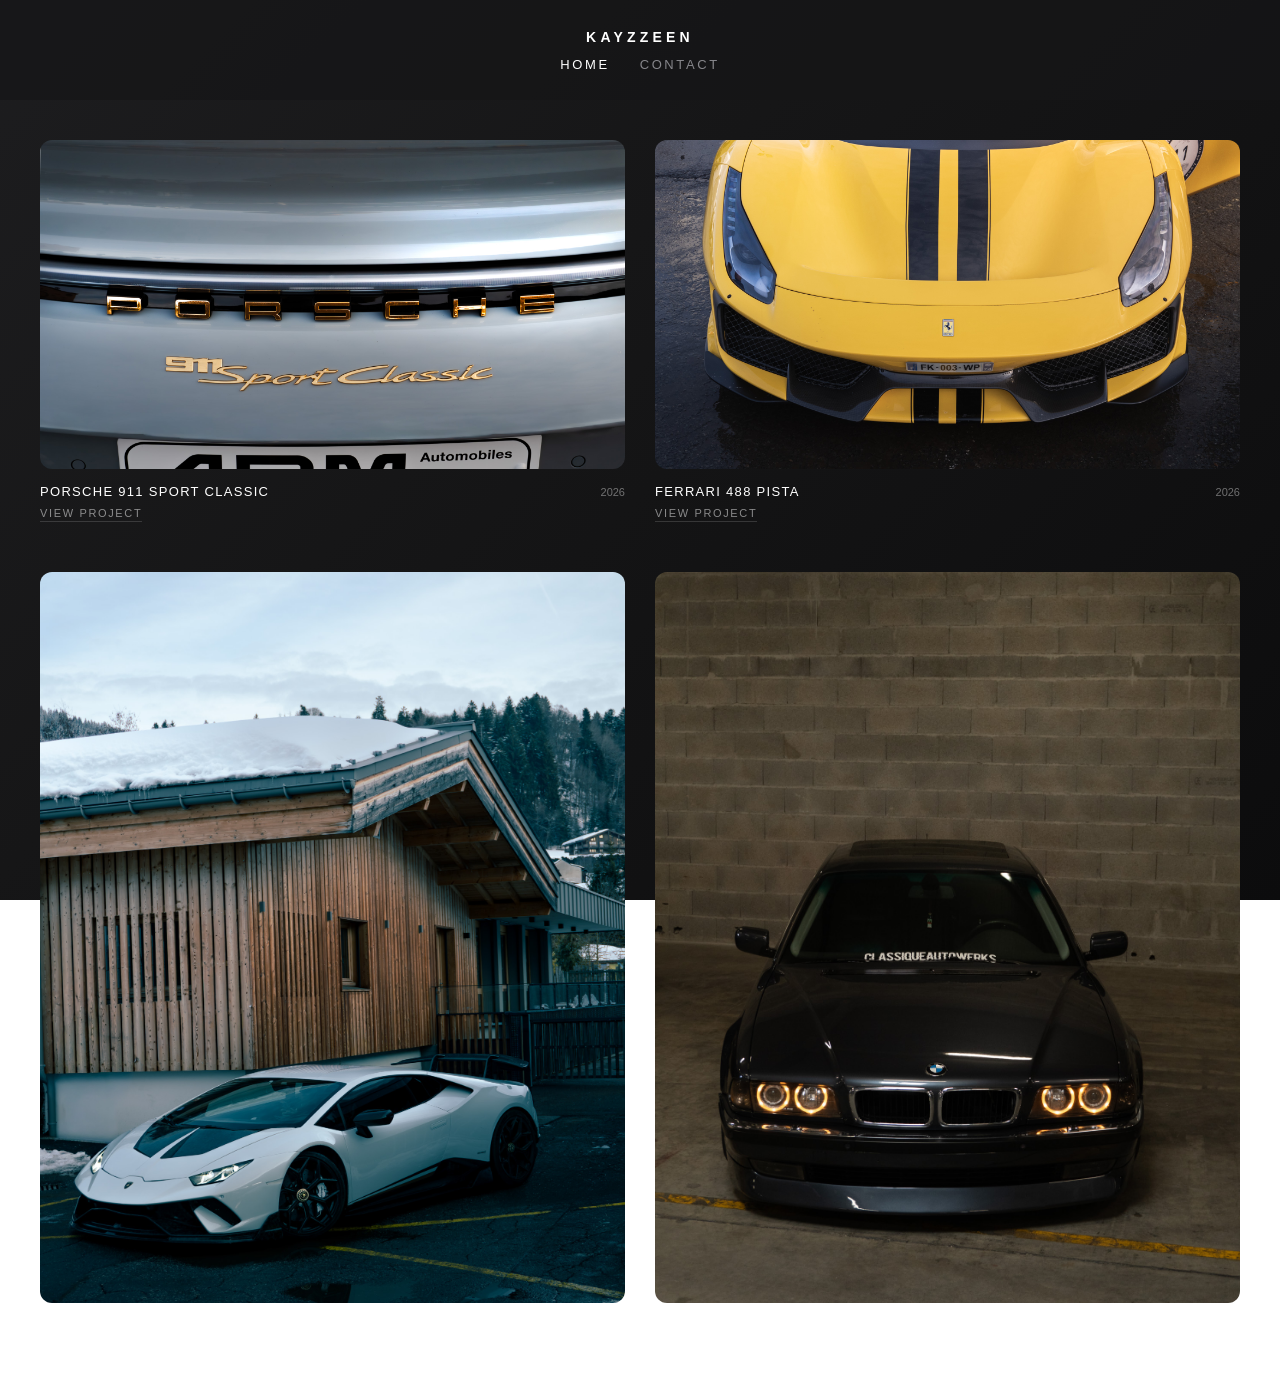
<file: index.html>
<!DOCTYPE html>
<html lang="ru">
<head>
    <meta charset="UTF-8">
    <meta name="viewport" content="width=device-width, initial-scale=1.0">
    <title>Home</title>
    <link rel="stylesheet" href="css/style.css">
    <link rel="stylesheet" href="css/HomeCard.css"> 
    <link rel="stylesheet" href="css/apple-animations.css">
</head>
<body class="apple-fade-in">

    <nav class="top-bar apple-fade-up">
        <a href="index.html" class="logo">kayzzeen</a>
        <div class="nav-links">
            <a href="index.html" class="nav-item active">Home</a>
            <a href="contact.html" class="nav-item">Contact</a>
        </div>
    </nav>

<main class="main-content">
<div class="works-container">
            
            <a href="page4.html" class="work-card">
                <div class="card-image-wrapper wide-card">
                <img src="image/IMG_20.jpg" alt="Porsche 911 Sport Classic">
                </div>
                <div class="card-meta">
                <h3 class="card-title">Porsche 911 Sport Classic</h3>
                <span class="card-year">2026</span>
                <span class="apple-btn">View Project</span>
                </div>
            </a>

            <a href="page5.html" class="work-card">
                <div class="card-image-wrapper wide-card">
                <img src="image/IMG_15.jpg" alt="ferrari 488 pista">
                </div>
                <div class="card-meta">
                <h3 class="card-title">Ferrari 488 Pista</h3>
                <span class="card-year">2026</span>
                <span class="apple-btn">View Project</span>
                </div>
            </a>

            <a href="page2.html" class="work-card">
                <div class="card-image-wrapper">
                <img src="image/IMG_5.jpg" alt="Lamborghini Huracan">
                </div>
                <div class="card-meta">
                <h3 class="card-title">Lamborghini Huracan</h3>
                <span class="card-year">2026</span>
                <span class="apple-btn">View Project</span>
                </div>
            </a>


            <a href="page1.html" class="work-card">
                <div class="card-image-wrapper">
                <img src="image/IMG_12.jpg" alt="BMW E38 Cinematic">
                </div>
                <div class="card-meta">
                <h3 class="card-title">BMW E38</h3>
                <span class="card-year">2026</span>
                <span class="apple-btn">View Project</span>
                </div>
            </a>
            
</div>    
</main>

</body>
</html>
</file>
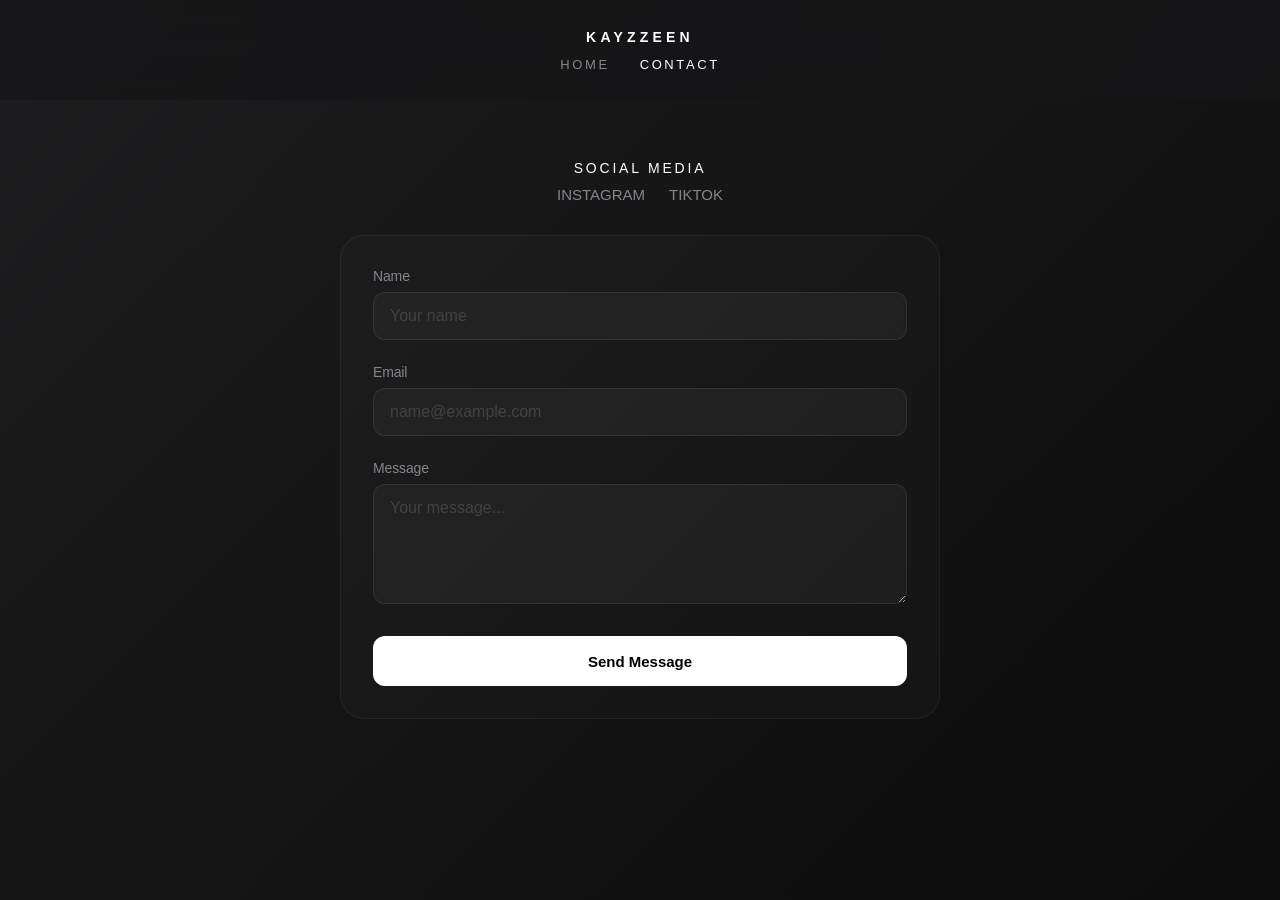
<file: contact.html>
<!DOCTYPE html>
<html lang="en">
<head>
    <meta charset="UTF-8">
    <meta name="viewport" content="width=device-width, initial-scale=1.0">
    <title>CONTACT</title>
    <link rel="stylesheet" href="css/style.css">
    <link rel="stylesheet" href="css/apple-animations.css">
    <link rel="stylesheet" href="css/contact.css">
</head>
<body class="apple-fade-in">
    
    <nav class="top-bar apple-fade-up">
        <a href="index.html" class="logo">kayzzeen</a>
        <div class="nav-links">
            <a href="index.html" class="nav-item">Home</a>
            <a href="contact.html" class="nav-item active">Contact</a>
        </div>
    </nav>

    <main class="contact-page">
        <div class="contact-header">
            <h1 class="social-h1">Social Media</h1>
            <div class="social-links-row">
                <a href="https://www.instagram.com/kayzzeen?igsh=MW12YnJleno3MDAwdg%3D%3D&utm_source=qr" target="_blank" class="social-link-item">Instagram</a>
                <a href="https://www.tiktok.com/@kayzen.spott" target="_blank" class="social-link-item">TikTok</a>
            </div>
        </div>

        <form action="https://formspree.io/f/mlgkrenj" method="POST" class="contact-form">
            <div class="form-group">
                <label for="name">Name</label>
                <input type="text" id="name" name="name" placeholder="Your name" required>
            </div>

            <div class="form-group">
                <label for="email">Email</label>
                <input type="email" id="email" name="_replyto" placeholder="name@example.com" required>
            </div>

            <div class="form-group">
                <label for="message">Message</label>
                <textarea id="message" name="message" rows="5" placeholder="Your message..." required></textarea>
            </div>

            <button type="submit" class="form-submit-btn">Send Message</button>
        </form>
    </main>
    
</body>
</html>
</file>
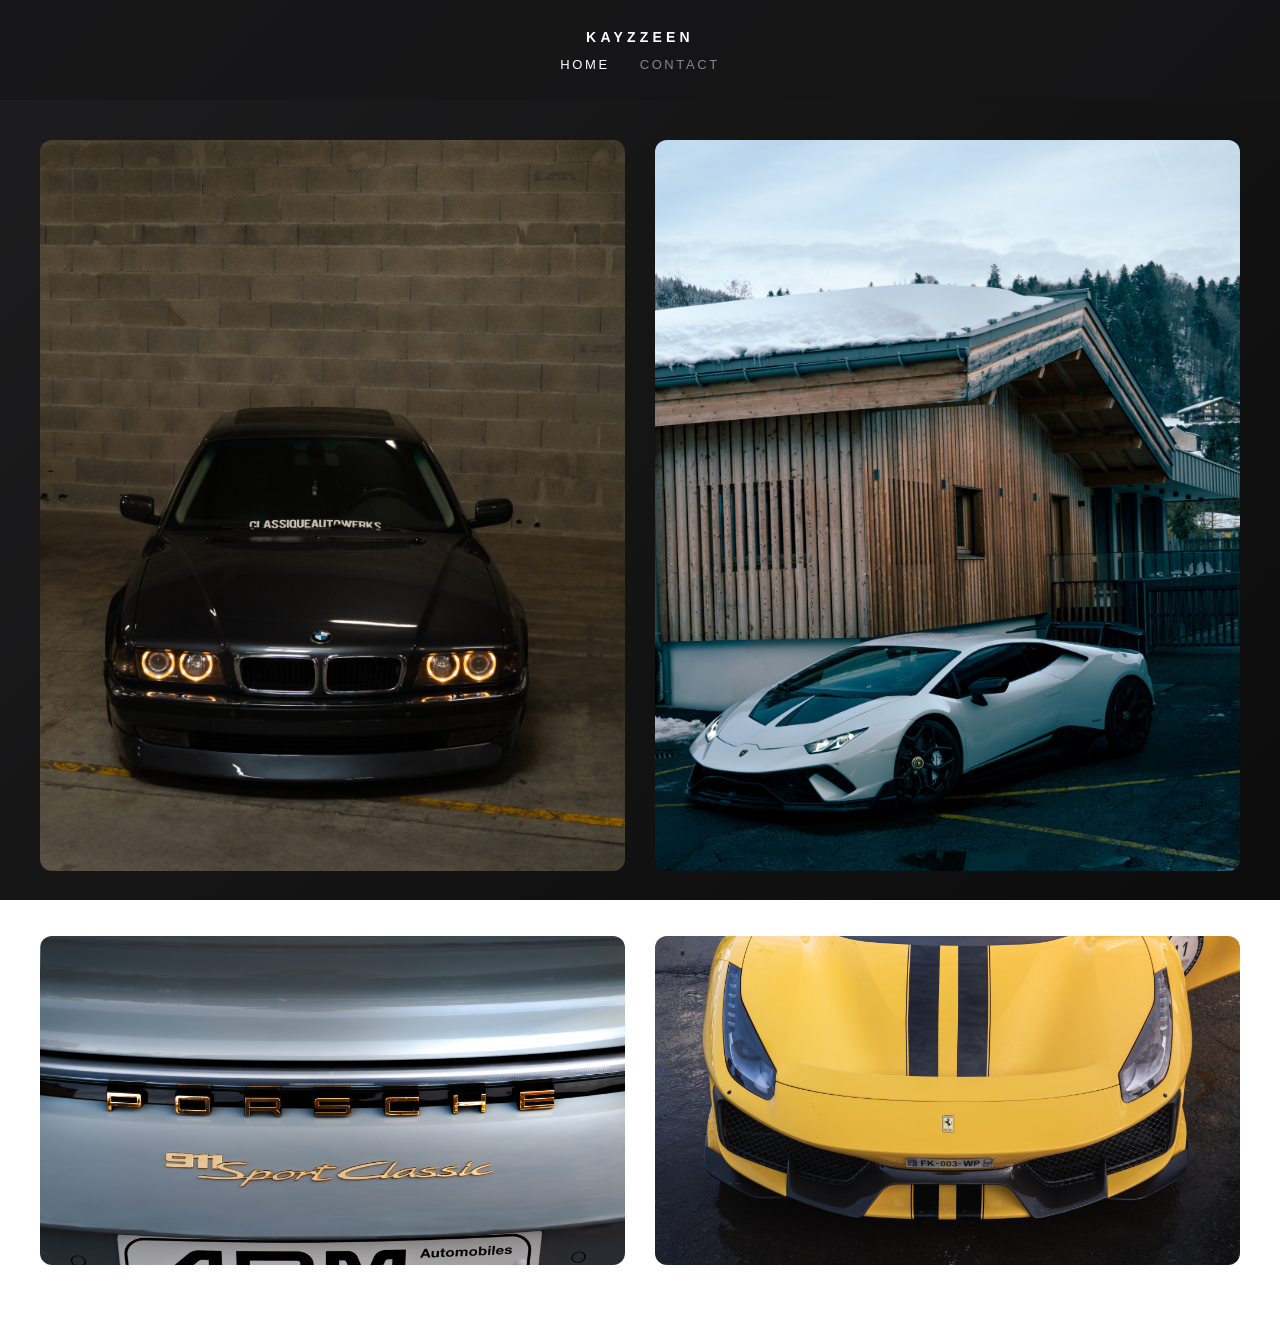
<file: home.html>
<!DOCTYPE html>
<html lang="ru">
<head>
    <meta charset="UTF-8">
    <meta name="viewport" content="width=device-width, initial-scale=1.0">
    <title>Home</title>
    <link rel="stylesheet" href="css/style.css">
    <link rel="stylesheet" href="css/HomeCard.css"> 
    <link rel="stylesheet" href="css/apple-animations.css">
</head>
<body class="apple-fade-in">

    <nav class="top-bar apple-fade-up">
        <a href="home.html" class="logo">kayzzeen</a>
        <div class="nav-links">
            <a href="home.html" class="nav-item active">Home</a>
            <a href="contact.html" class="nav-item">Contact</a>
        </div>
    </nav>

    <main class="main-content">
        <div class="works-container">
            
            <a href="page1.html" class="work-card">
                <div class="card-image-wrapper" data-text="BMW E38">
                    <img src="image/IMG_12.jpg" alt="BMW E38 Cinematic">
                </div>
            </a>

            <a href="page2.html" class="work-card">
                <div class="card-image-wrapper" data-text="lamborghini huracan">
                    <img src="image/IMG_5.jpg" alt="Lamborghini Huracan">
                </div>
            </a>


            <a href="page4.html" class="work-card">
                <div class="card-image-wrapper wide-card" data-text="Porsche 911 Sport Classic">
                    <img src="image/IMG_20.jpg" alt="Porsche 911 Sport Classic">
                </div>
            </a>

            <a href="page5.html" class="work-card">
                <div class="card-image-wrapper wide-card" data-text="ferrari">
                    <img src="image/IMG_15.jpg" alt="ferrari">
                </div>
            </a>

        </div>
    </main>

<script>
        
        if ('ontouchstart' in window || navigator.maxTouchPoints > 0) {
            const cards = document.querySelectorAll('.work-card');
            
            cards.forEach(card => {
                card.addEventListener('click', function(e) {
                    if (!this.classList.contains('hover-active')) {
                        e.preventDefault();
                        cards.forEach(c => c.classList.remove('hover-active'));
                        this.classList.add('hover-active'); 
                    }
                });
            });
        }
    </script>


</body>
</html>
</file>
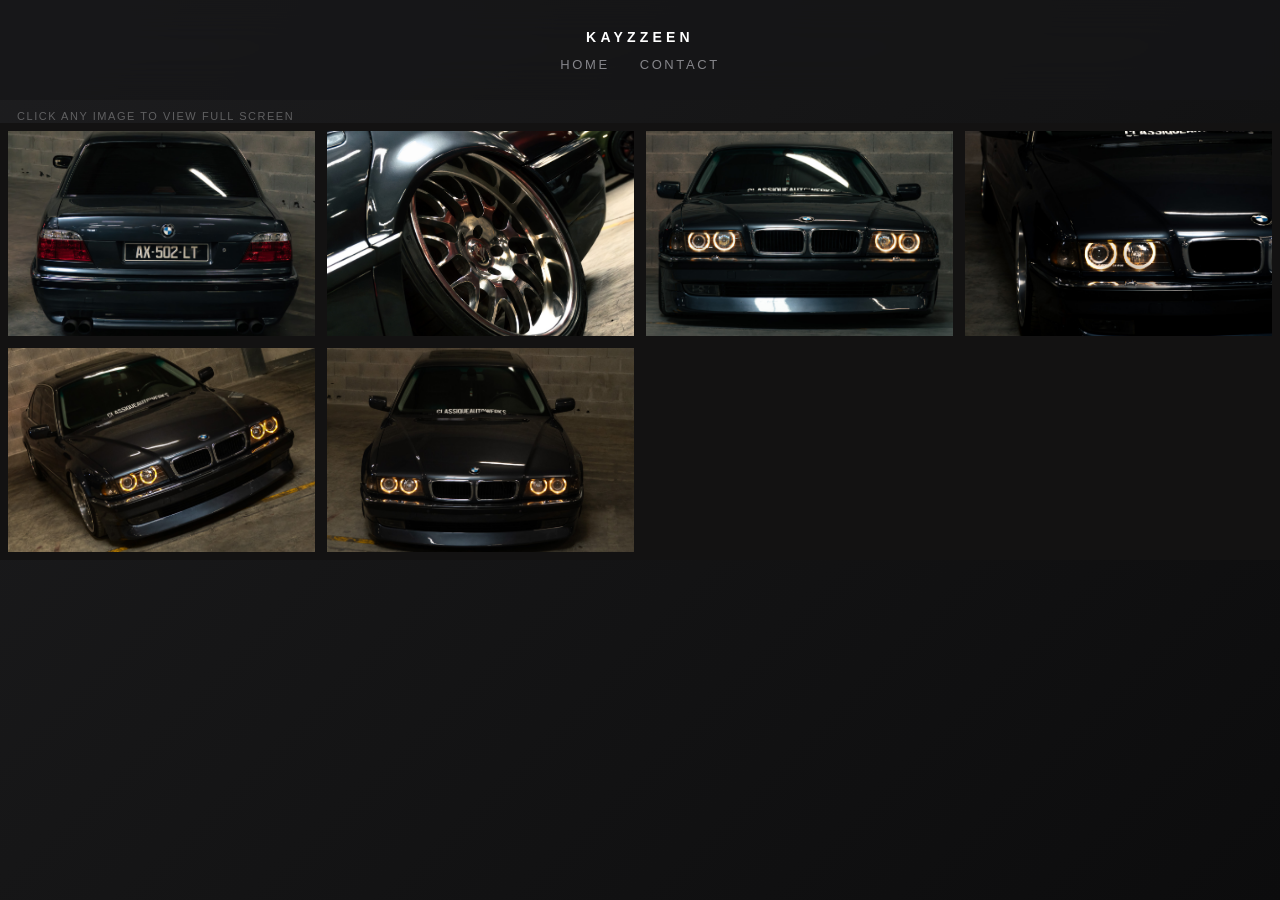
<file: page1.html>
<!DOCTYPE html>
<html lang="ru">
<head>
    <meta charset="UTF-8">
    <meta name="viewport" content="width=device-width, initial-scale=1.0">
    <title>BMW E38 | Gallery</title>
    <link rel="stylesheet" href="css/style.css">
    <link rel="stylesheet" href="css/pages.css">
    <link rel="stylesheet" href="css/apple-animations.css">
    <link rel="stylesheet" href="css/animationsoverlay.css">
    <link rel="stylesheet" href="css/buttonpages.css">
</head>
<body class="apple-fade-in">

    <nav class="top-bar apple-fade-up">
        <a href="index.html" class="logo">kayzzeen</a>
        <div class="nav-links">
            <a href="index.html" class="nav-item">Home</a>
            <a href="contact.html" class="nav-item">Contact</a>
        </div>
    </nav>

    <main class="main-pages">
        <div class="gallery-hint">
    Click any image to view full screen
</div>
    </main>
    
    <div class="page-wrapper">
        <main class="project-gallery">
            <a href="#img7" class="gallery-item"><img src="image/IMG_7.jpg" alt="BMW E38" style="object-position: center 65%;"></a>
            <a href="#img8" class="gallery-item"><img src="image/IMG_8.jpg" alt="BMW E38"></a>
            <a href="#img9" class="gallery-item"><img src="image/IMG_9.jpg" alt="BMW E38"></a>
            <a href="#img10" class="gallery-item"><img src="image/IMG_10.jpg" alt="BMW E38"></a>
            <a href="#img11" class="gallery-item"><img src="image/IMG_11.jpg" alt="BMW E38" style="object-position: center 63%;"></a>
            <a href="#img12" class="gallery-item"><img src="image/IMG_12.jpg" alt="BMW E38" style="object-position: center 69%;"></a>
        </main>
    </div>

    <dialog class="fullscreen-overlay apple-fade-in1" id="img7">
        <button class="nav-arrow prev-overlay">&lsaquo;</button>
        <button class="nav-arrow next-overlay">&rsaquo;</button>
        <a href="#" class="overlay-close-area"></a>
        <button class="close-overlay">&times;</button>
        <img src="image/IMG_7.jpg" alt="BMW E38">
    </dialog>
    
    <dialog class="fullscreen-overlay apple-fade-in1" id="img8">
        <button class="nav-arrow prev-overlay">&lsaquo;</button>
        <button class="nav-arrow next-overlay">&rsaquo;</button>
        <a href="#" class="overlay-close-area"></a>
        <button class="close-overlay">&times;</button>
        <img src="image/IMG_8.jpg" alt="BMW E38">
    </dialog>

    <dialog class="fullscreen-overlay apple-fade-in1" id="img9">
        <button class="nav-arrow prev-overlay">&lsaquo;</button>
        <button class="nav-arrow next-overlay">&rsaquo;</button>
        <a href="#" class="overlay-close-area"></a>
        <button class="close-overlay">&times;</button>
        <img src="image/IMG_9.jpg" alt="BMW E38">
    </dialog>
    
    <dialog class="fullscreen-overlay apple-fade-in1" id="img10">
        <button class="nav-arrow prev-overlay">&lsaquo;</button>
        <button class="nav-arrow next-overlay">&rsaquo;</button>
        <a href="#" class="overlay-close-area"></a>
        <button class="close-overlay">&times;</button>
        <img src="image/IMG_10.jpg" alt="BMW E38">
    </dialog>

    <dialog class="fullscreen-overlay apple-fade-in1" id="img11">
        <button class="nav-arrow prev-overlay">&lsaquo;</button>
        <button class="nav-arrow next-overlay">&rsaquo;</button>
        <a href="#" class="overlay-close-area"></a>
        <button class="close-overlay">&times;</button>
        <img src="image/IMG_11.jpg" alt="BMW E38">
    </dialog>

    <dialog class="fullscreen-overlay apple-fade-in1" id="img12">
        <button class="nav-arrow prev-overlay">&lsaquo;</button>
        <button class="nav-arrow next-overlay">&rsaquo;</button>
        <a href="#" class="overlay-close-area"></a>
        <button class="close-overlay">&times;</button>
        <img src="image/IMG_12.jpg" alt="BMW E38">
    </dialog>

    <script src="java/java.js"></script>

</body>
</html>
</file>
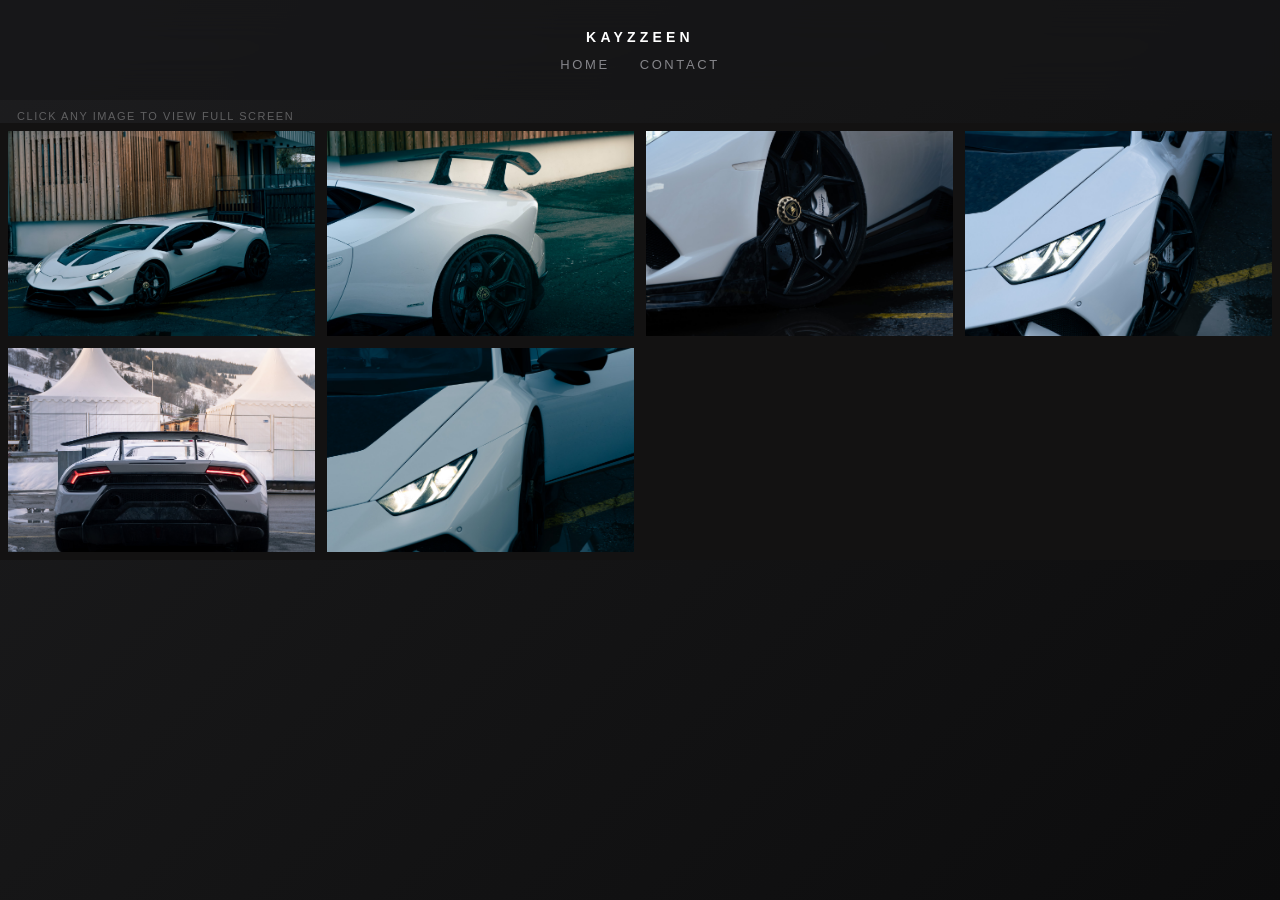
<file: page2.html>
<!DOCTYPE html>
<html lang="en">
<head>
    <meta charset="UTF-8">
    <meta name="viewport" content="width=device-width, initial-scale=1.0">
    <title>LAMBORGHINI HURACAN</title>
    <link rel="stylesheet" href="css/style.css">
    <link rel="stylesheet" href="css/pages.css">
    <link rel="stylesheet" href="css/apple-animations.css">
    <link rel="stylesheet" href="css/animationsoverlay.css">
    <link rel="stylesheet" href="css/buttonpages.css">
</head>
<body class="apple-fade-in">

    <nav class="top-bar apple-fade-up">
        <a href="index.html" class="logo">kayzzeen</a>
        <div class="nav-links">
            <a href="index.html" class="nav-item">Home</a>
            <a href="contact.html" class="nav-item">Contact</a>
        </div>
    </nav>

    <main class="main-pages">
    <div class="gallery-hint">
    Click any image to view full screen
</div>
    </main>

    <div class="page-wrapper">
        <main class="project-gallery">
            <a href="#img5" class="gallery-item"><img src="image/IMG_5.jpg" alt="LAMBORGHINI" style="object-position: center 90%;"></a>
            <a href="#img1" class="gallery-item"><img src="image/IMG_1.jpg" alt="LAMBORGHINI"></a>
            <a href="#img2" class="gallery-item"><img src="image/IMG_2.jpg" alt="LAMBORGHINI"></a>
            <a href="#img3" class="gallery-item"><img src="image/IMG_3.jpg" alt="LAMBORGHINI"></a>
            <a href="#img4" class="gallery-item"><img src="image/IMG_4.jpg" alt="LAMBORGHINI"></a>
            <a href="#img6" class="gallery-item"><img src="image/IMG_6.jpg" alt="LAMBORGHINI"></a>
        </main>
    </div>

    <dialog class="fullscreen-overlay apple-fade-in1" id="img5">
        <button class="nav-arrow prev-overlay">&lsaquo;</button>
        <button class="nav-arrow next-overlay">&rsaquo;</button>
        <a href="#" class="overlay-close-area"></a>
        <button class="close-overlay">&times;</button>
        <img src="image/IMG_5.jpg" alt="LAMBORGHINI">
    </dialog>
    
    <dialog class="fullscreen-overlay apple-fade-in1" id="img1">
        <button class="nav-arrow prev-overlay">&lsaquo;</button>
        <button class="nav-arrow next-overlay">&rsaquo;</button>
        <a href="#" class="overlay-close-area"></a>
        <button class="close-overlay">&times;</button>
        <img src="image/IMG_1.jpg" alt="LAMBORGHINI">
    </dialog>

    <dialog class="fullscreen-overlay apple-fade-in1" id="img2">
        <button class="nav-arrow prev-overlay">&lsaquo;</button>
        <button class="nav-arrow next-overlay">&rsaquo;</button>
        <a href="#" class="overlay-close-area"></a>
        <button class="close-overlay">&times;</button>
        <img src="image/IMG_2.jpg" alt="LAMBORGHINI">
    </dialog>
    
    <dialog class="fullscreen-overlay apple-fade-in1" id="img3">
        <button class="nav-arrow prev-overlay">&lsaquo;</button>
        <button class="nav-arrow next-overlay">&rsaquo;</button>
        <a href="#" class="overlay-close-area"></a>
        <button class="close-overlay">&times;</button>
        <img src="image/IMG_3.jpg" alt="LAMBORGHINI">
    </dialog>

    <dialog class="fullscreen-overlay apple-fade-in1" id="img4">
        <button class="nav-arrow prev-overlay">&lsaquo;</button>
        <button class="nav-arrow next-overlay">&rsaquo;</button>
        <a href="#" class="overlay-close-area"></a>
        <button class="close-overlay">&times;</button>
        <img src="image/IMG_4.jpg" alt="LAMBORGHINI">
    </dialog>

    <dialog class="fullscreen-overlay apple-fade-in1" id="img6">
        <button class="nav-arrow prev-overlay">&lsaquo;</button>
        <button class="nav-arrow next-overlay">&rsaquo;</button>
        <a href="#" class="overlay-close-area"></a>
        <button class="close-overlay">&times;</button>
        <img src="image/IMG_6.jpg" alt="LAMBORGHINI">
    </dialog>

<script src="java/java.js"></script>
    
</body>
</html>
</file>
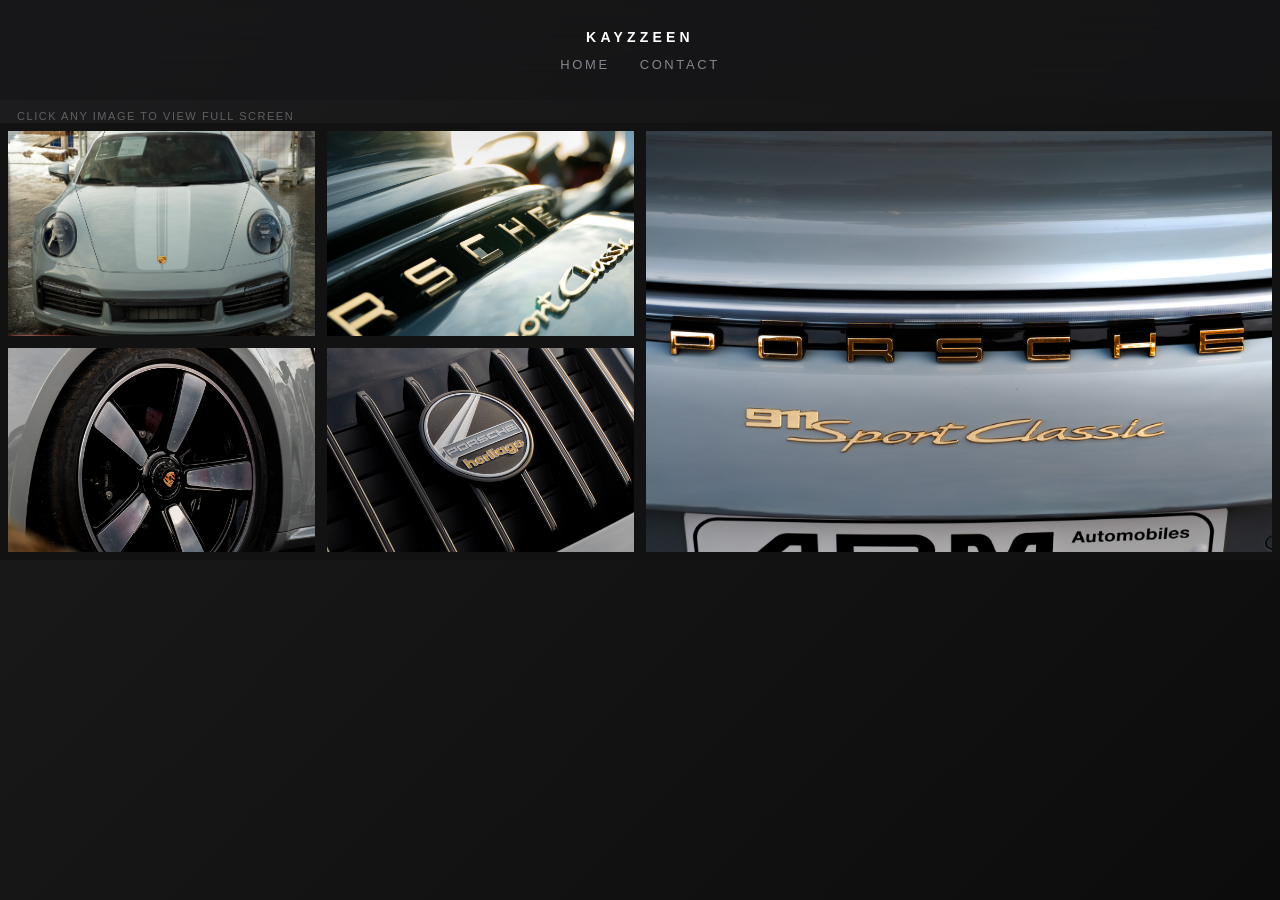
<file: page4.html>
<!DOCTYPE html>
<html lang="en">
<head>
    <meta charset="UTF-8">
    <meta name="viewport" content="width=device-width, initial-scale=1.0">
    <title>Porsche 911 Sport Classic</title>
    <link rel="stylesheet" href="css/style.css">
    <link rel="stylesheet" href="css/pages.css">
    <link rel="stylesheet" href="css/apple-animations.css">
    <link rel="stylesheet" href="css/animationsoverlay.css">
    <link rel="stylesheet" href="css/buttonpages.css">
</head>
<body class="apple-fade-in">

    <nav class="top-bar apple-fade-up">
        <a href="index.html" class="logo">kayzzeen</a>
        <div class="nav-links">
            <a href="index.html" class="nav-item">Home</a>
            <a href="contact.html" class="nav-item">Contact</a>
        </div>
    </nav>

    <main class="main-pages">
    <div class="gallery-hint">
    Click any image to view full screen
</div>
    </main>

    <div class="page-wrapper">
        <main class="project-gallery">
            <a href="#img23" class="gallery-item"><img src="image/IMG_23.jpg" alt="Porsche 911 Sport Classic" style="object-position: center 63%;"></a>
            <a href="#img19" class="gallery-item"><img src="image/IMG_19.jpg" alt="Porsche 911 Sport Classic"></a>
            <a href="#img20" class="gallery-item wide-card"><img src="image/IMG_20.jpg" alt="Porsche 911 Sport Classic"></a>
            <a href="#img22" class="gallery-item"><img src="image/IMG_22.jpg" alt="Porsche 911 Sport Classic"></a>
            <a href="#img21" class="gallery-item"><img src="image/IMG_21.jpg" alt="Porsche 911 Sport Classic"></a>
        </main>
    </div>

    <dialog class="fullscreen-overlay apple-fade-in1" id="img23">
        <button class="nav-arrow prev-overlay">&lsaquo;</button>
        <button class="nav-arrow next-overlay">&rsaquo;</button>
        <a href="#" class="overlay-close-area"></a>
        <button class="close-overlay">&times;</button>
        <img src="image/IMG_23.jpg" alt="Porsche 911 Sport Classic">
    </dialog>
    
    <dialog class="fullscreen-overlay apple-fade-in1" id="img19">
        <button class="nav-arrow prev-overlay">&lsaquo;</button>
        <button class="nav-arrow next-overlay">&rsaquo;</button>
        <a href="#" class="overlay-close-area"></a>
        <button class="close-overlay">&times;</button>
        <img src="image/IMG_19.jpg" alt="Porsche 911 Sport Classic">
    </dialog>

    <dialog class="fullscreen-overlay apple-fade-in1" id="img20">
        <button class="nav-arrow prev-overlay">&lsaquo;</button>
        <button class="nav-arrow next-overlay">&rsaquo;</button>
        <a href="#" class="overlay-close-area"></a>
        <button class="close-overlay">&times;</button>
        <img src="image/IMG_20.jpg" alt="Porsche 911 Sport Classic">
    </dialog>
    
    <dialog class="fullscreen-overlay apple-fade-in1" id="img22">
        <button class="nav-arrow prev-overlay">&lsaquo;</button>
        <button class="nav-arrow next-overlay">&rsaquo;</button>
        <a href="#" class="overlay-close-area"></a>
        <button class="close-overlay">&times;</button>
        <img src="image/IMG_22.jpg" alt="Porsche 911 Sport Classic">
    </dialog>

    <dialog class="fullscreen-overlay apple-fade-in1" id="img21">
        <button class="nav-arrow prev-overlay">&lsaquo;</button>
        <button class="nav-arrow next-overlay">&rsaquo;</button>
        <a href="#" class="overlay-close-area"></a>
        <button class="close-overlay">&times;</button>
        <img src="image/IMG_21.jpg" alt="Porsche 911 Sport Classic">
    </dialog>

<script src="java/java.js"></script>

</body>
</html>
</file>
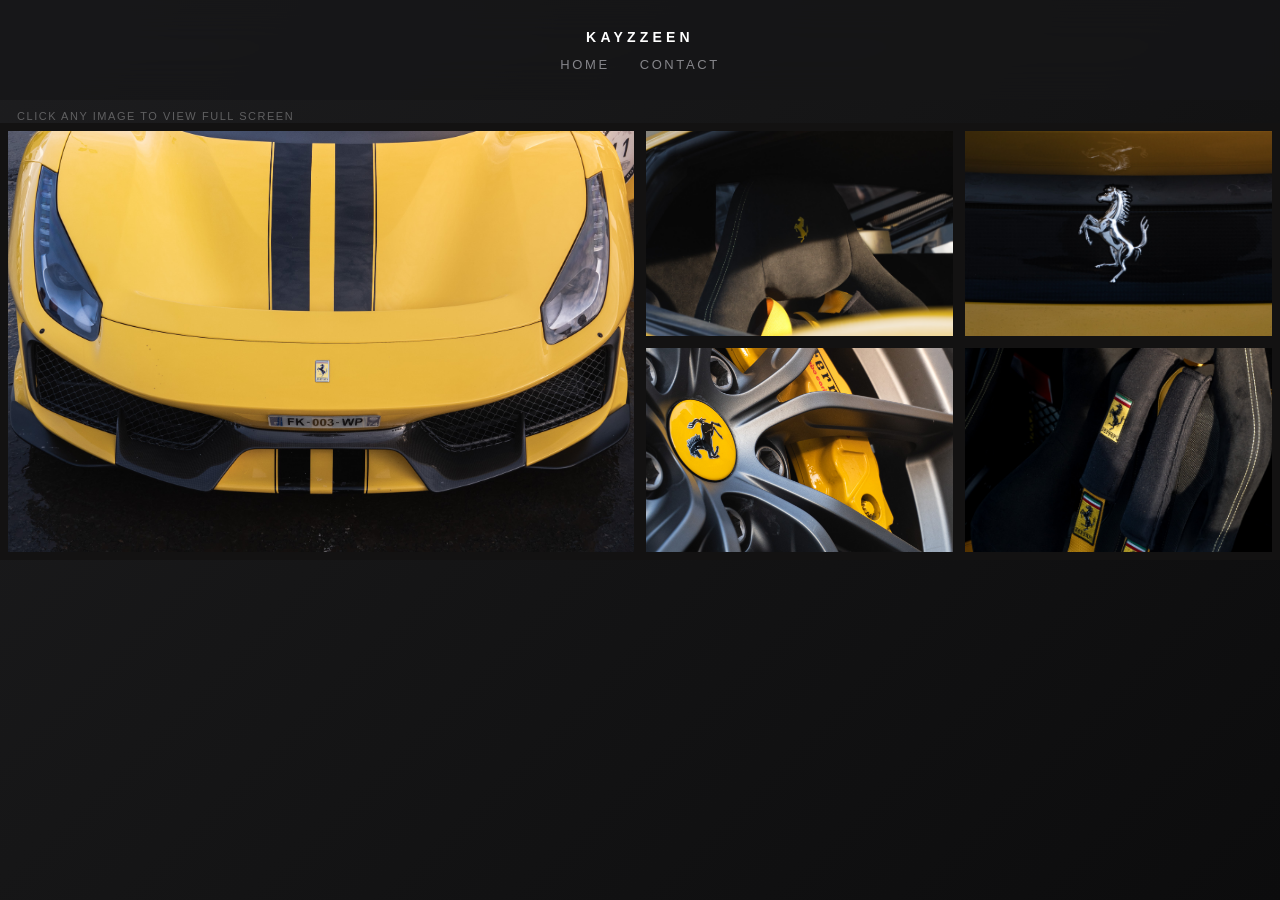
<file: page5.html>
<!DOCTYPE html>
<html lang="en">
<head>
    <meta charset="UTF-8">
    <meta name="viewport" content="width=device-width, initial-scale=1.0">
    <title>ferrari</title>
    <link rel="stylesheet" href="css/style.css">
    <link rel="stylesheet" href="css/pages.css">
    <link rel="stylesheet" href="css/apple-animations.css">
    <link rel="stylesheet" href="css/animationsoverlay.css">
    <link rel="stylesheet" href="css/buttonpages.css">
</head>
<body class="apple-fade-in">
    
<nav class="top-bar apple-fade-up">
        <a href="index.html" class="logo">kayzzeen</a>
        <div class="nav-links">
            <a href="index.html" class="nav-item">Home</a>
            <a href="contact.html" class="nav-item">Contact</a>
        </div>
    </nav>

    <main class="main-pages">
        <div class="gallery-hint">
    Click any image to view full screen
</div>
    </main>

    <div class="page-wrapper">
        <main class="project-gallery">
            <a href="#img15" class="gallery-item wide-card"><img src="image/IMG_15.jpg" alt="ferrari"></a>
            <a href="#img14" class="gallery-item"><img src="image/IMG_14.jpg" alt="ferrari"></a>
            <a href="#img18" class="gallery-item"><img src="image/IMG_18.jpg" alt="ferrari"></a>
            <a href="#img13" class="gallery-item"><img src="image/IMG_13.jpg" alt="ferrari"></a>
            <a href="#img16" class="gallery-item"><img src="image/IMG_16.jpg" alt="ferrari"></a>
        </main>
    </div>

    <dialog class="fullscreen-overlay apple-fade-in1" id="img15">
        <button class="nav-arrow prev-overlay">&lsaquo;</button>
        <button class="nav-arrow next-overlay">&rsaquo;</button>
        <a href="#" class="overlay-close-area"></a>
        <button class="close-overlay">&times;</button>
        <img src="image/IMG_15.jpg" alt="ferrari">
    </dialog>
    
    <dialog class="fullscreen-overlay apple-fade-in1" id="img14">
        <button class="nav-arrow prev-overlay">&lsaquo;</button>
        <button class="nav-arrow next-overlay">&rsaquo;</button>
        <a href="#" class="overlay-close-area"></a>
        <button class="close-overlay">&times;</button>
        <img src="image/IMG_14.jpg" alt="ferrari">
    </dialog>

    <dialog class="fullscreen-overlay apple-fade-in1" id="img18">
        <button class="nav-arrow prev-overlay">&lsaquo;</button>
        <button class="nav-arrow next-overlay">&rsaquo;</button>
        <a href="#" class="overlay-close-area"></a>
        <button class="close-overlay">&times;</button>
        <img src="image/IMG_18.jpg" alt="ferrari">
    </dialog>
    
    <dialog class="fullscreen-overlay apple-fade-in1" id="img13">
        <button class="nav-arrow prev-overlay">&lsaquo;</button>
        <button class="nav-arrow next-overlay">&rsaquo;</button>
        <a href="#" class="overlay-close-area"></a>
        <button class="close-overlay">&times;</button>
        <img src="image/IMG_13.jpg" alt="ferrari">
    </dialog>

    <dialog class="fullscreen-overlay apple-fade-in1" id="img16">
        <button class="nav-arrow prev-overlay">&lsaquo;</button>
        <button class="nav-arrow next-overlay">&rsaquo;</button>
        <a href="#" class="overlay-close-area"></a>
        <button class="close-overlay">&times;</button>
        <img src="image/IMG_16.jpg" alt="ferrari">
    </dialog>

<script src="java/java.js"></script>

</body>
</html>
</file>
<file: css/style.css>
html, body {
    width: 100%;
    margin: 0;
    padding: 0;
    box-sizing: border-box;
}

body {
    font-family: -apple-system, BlinkMacSystemFont, "Segoe UI", Roboto, sans-serif;
    color: #ffffff;
    -webkit-font-smoothing: antialiased;
    -moz-osx-font-smoothing: grayscale;
    overflow-x: hidden;
    background: linear-gradient(135deg, #1d1d1f 0%, #161617 40%, #0c0c0d 100%);
    background-attachment: fixed;
}

a {
    color: inherit;
    text-decoration: none;
}


.top-bar {
    position: fixed;
    top: 0;
    left: 0;
    width: 100%;
    min-height: 100px;
    box-sizing: border-box; 
    background-color: rgba(22, 22, 23, 0.7); 
    backdrop-filter: saturate(180%) blur(20px);
    -webkit-backdrop-filter: saturate(180%) blur(20px); 
    display: flex;
    flex-direction: column;
    align-items: center;
    justify-content: center;
    gap: 12px;
    z-index: 1000;
    padding: 15px 20px;
}

.logo {
    font-size: 14px;
    font-weight: 600;
    letter-spacing: 0.3em;
    text-transform: uppercase;
    color: #ffffff;
    transition: opacity 0.3s ease;
}

.logo:hover {
    opacity: 0.8;
}

.nav-links {
    display: flex;
    gap: 30px;
}

.nav-item {
    font-weight: 500;
    font-size: 13px;
    letter-spacing: 0.2em;
    text-transform: uppercase;
    color: #86868b;
    transition: color 0.3s ease;
}

.nav-item:hover, .nav-item.active {
    color: rgb(255, 255, 255);
}


.main-content {
    margin-top: 100px;
    padding: 40px 20px;
    min-height: calc(100vh - 100px);
    box-sizing: border-box;
}


@media (max-width: 480px) {
    .top-bar {
        min-height: 90px;
        padding: 12px 15px;
        gap: 8px;
    }
    .main-content {
        margin-top: 90px;
    }
    .logo {
        font-size: 14px;
        letter-spacing: 0.25em;
    }
    .nav-links {
        gap: 20px;
    }
    .nav-item {
        font-size: 14px;
        letter-spacing: 0.15em;
    }
}
</file>
<file: css/HomeCard.css>
.works-container {
    display: grid;
    grid-template-columns: repeat(2, 1fr);
    gap: 50px 30px;
    max-width: 1400px;
    margin: 0 auto;
    padding: 0 20px;
}

.work-card {
    display: flex;
    flex-direction: column;
    width: 100%;
    user-select: none;
    text-decoration: none;
}

.card-image-wrapper {
    position: relative;
    width: 100%;
    aspect-ratio: 4 / 5;
    overflow: hidden;
    background: #141414;
    margin-bottom: 15px;
    border-radius: 12px; 
}

.wide-card {
    aspect-ratio: 16 / 9;
}

.card-image-wrapper img {
    width: 100%;
    height: 100%;
    display: block;
    object-fit: cover;
    object-position: center;
    transition: transform 0.6s cubic-bezier(0.25, 1, 0.5, 1);
}

.card-meta {
    display: grid;
    grid-template-columns: 1fr auto; 
    row-gap: 8px;
    align-items: center;
}

.card-title {
    margin: 0;
    font-size: 13px;
    font-weight: 400;
    letter-spacing: 0.1em;
    text-transform: uppercase;
    color: #fff;
}

.card-year {
    font-size: 11px;
    color: rgba(255, 255, 255, 0.4);
    white-space: nowrap;
    grid-column: 2; 
}

.apple-btn {
    grid-column: 1 / -1; 
    justify-self: start; 
    
    font-size: 11px;
    font-weight: 500;
    color: rgba(255, 255, 255, 0.5); 
    text-transform: uppercase;
    letter-spacing: 0.15em;
    text-decoration: none;
    
    padding-bottom: 2px;
    border-bottom: 1px solid rgba(255, 255, 255, 0.15); 
    
    transition: all 0.3s cubic-bezier(0.25, 1, 0.5, 1);
    -webkit-tap-highlight-color: transparent;
}

@media (hover: hover) {
    .work-card:hover img {
        transform: scale(1.02);
    }

    .work-card:hover .apple-btn {
        color: #ffffff;
        border-bottom-color: rgba(255, 255, 255, 0.6);
    }
}

@media (max-width: 1024px) {
    .works-container {
        grid-template-columns: repeat(2, 1fr);
        gap: 40px 20px;
    }
}

@media (max-width: 768px) {
    .works-container {
        grid-template-columns: 1fr;
        gap: 34px;
        padding: 0 15px;
    }

    .card-title {
        font-size: 12px;
    }

    .card-year {
        font-size: 10px;
    }
    
    .apple-btn {
        font-size: 10px;
        color: rgba(255, 255, 255, 0.6)
    }
}
</file>
<file: css/apple-animations.css>
.apple-fade-up {
    opacity: 0;
    transform: translateY(40px);
    animation: appleFadeUp 1.0s cubic-bezier(0.25, 1, 0.5, 1) forwards;
}

@keyframes appleFadeUp {
    0% {
        opacity: 0;
        transform: translateY(40px);
    }
    100% {
        opacity: 1;
        transform: translateY(0);
    }
}

.apple-fade-in {
    opacity: 0;
    animation: appleFadeIn 3.2s cubic-bezier(0.25, 1, 0.5, 1) forwards;
}

@keyframes appleFadeIn {
    0% {
        opacity: 0;
    }
    100% {
        opacity: 1;
    }
}

.delay-1 { animation-delay: 0.3s; }
.delay-2 { animation-delay: 0.6s; }
.delay-3 { animation-delay: 0.9s; }
</file>
<file: css/contact.css>
.contact-page {
    max-width: 600px;
    padding: 0 24px;
    font-family: -apple-system, BlinkMacSystemFont, "Segoe UI", Roboto, sans-serif;
    color: #ffffff;
    margin: 160px auto 70px auto; 
}

.social-h1 {
    font-weight: 500;
    font-size: 14px;
    letter-spacing: 0.2em;
    text-transform: uppercase;
    text-align: center;      
    margin-top: 20px;          
    margin-bottom: 10px;
}

.social-links-row {
    display: flex;
    justify-content: center;
    gap: 24px;
    margin: 8px 0 32px 0;
}

.social-link-item {
    text-transform: uppercase;
    font-size: 15px;
    font-weight: 400;
    color: #86868b;
    text-decoration: none;
    transition: all 0.3s ease;
}

.social-link-item:hover {
    color: #ffffff;
    transform: translateY(-1px);
}

.contact-form {
    display: flex;
    flex-direction: column;
    gap: 24px;
    background: rgba(255, 255, 255, 0.02);
    border: 1px solid rgba(255, 255, 255, 0.05);
    padding: 32px;
    border-radius: 24px;
}

.form-group {
    display: flex;
    flex-direction: column;
    gap: 8px;
}

.form-group label {
    font-size: 14px;
    font-weight: 500;
    color: #86868b;
    letter-spacing: -0.01em;
}

.form-group input,
.form-group textarea {
    background: rgba(255, 255, 255, 0.04);
    border: 1px solid rgba(255, 255, 255, 0.08);
    border-radius: 12px;
    padding: 14px 16px;
    color: #ffffff;
    font-size: 16px;
    font-family: inherit;
    outline: none;
    transition: all 0.3s cubic-bezier(0.25, 1, 0.5, 1);
}

.form-group input::placeholder,
.form-group textarea::placeholder {
    color: #424245;
}

.form-group input:focus,
.form-group textarea:focus {
    border-color: rgba(255, 255, 255, 0.25);
    background: rgba(255, 255, 255, 0.06);
    box-shadow: 0 0 0 4px rgba(255, 255, 255, 0.02);
}

.form-submit-btn {
    width: 100%;                 
    height: 50px;
    margin-top: 8px;
    cursor: pointer;
    border-radius: 12px;
    border: none;
    background: #ffffff;
    color: #000000;
    font-weight: 600;
    font-size: 15px;
    transition: transform 0.2s ease;
}

.form-submit-btn:hover {
    transform: scale(1.02);
}

.form-submit-btn:active {
    transform: scale(0.98);
}
</file>
<file: css/pages.css>
/* === ТЕКСТОВАЯ ПОДСКАЗКА APPLE-STYLE === */

.main-pages {
    margin-top: 70px;
    padding: 40px 1px 1px;
    box-sizing: border-box;
}

.gallery-hint {
    max-width: 2000px;
    width: 100%;
    box-sizing: border-box;
    padding: 0 16px;
    font-size: 11px;
    font-weight: 400;
    text-transform: uppercase;
    letter-spacing: 0.14em;
    color: rgba(255, 255, 255, 0.3); 
    text-align: left;
    user-select: none;
}


.project-gallery {
    max-width: 2000px;
    display: grid;
    grid-template-columns: repeat(auto-fit, minmax(180px, 1fr));
    gap: 8px; 
    width: 100%;
    box-sizing: border-box;
    padding: 8px;
    background-color: #131212;
}

@media (min-width: 768px) {
    .project-gallery {
        grid-template-columns: repeat(4, 1fr);
        gap: 12px;
    }
}

.gallery-item {
    position: relative;
    width: 100%;
    aspect-ratio: 3 / 2; 
    overflow: hidden;
    background-color: #000;
    display: block;
}

.wide-card {
    grid-column: span 2; 
    grid-row: span 2;    
    aspect-ratio: auto;  
}

@media (max-width: 600px) {
    .wide-card {
        grid-column: span 2; 
        grid-row: auto;      
        aspect-ratio: 16 / 9;
    }
}

.gallery-item img {
    width: 100%;
    height: 100%;
    object-fit: cover; 
    object-position: center;
    display: block;
}

@media (hover: hover) {
    .gallery-item img {
        transition: transform 0.4s cubic-bezier(0.25, 1, 0.5, 1);
    }
    .gallery-item:hover img {
        transform: scale(1.03); 
    }
}

.fullscreen-overlay {
    touch-action: manipulation;
    position: fixed;
    top: 0;
    left: 0;
    width: 100vw;
    height: 100vh;
    background-color: rgba(0, 0, 0, 0.98);
    z-index: 99999;
    border: none;       
    padding: 0;
    margin: 0;
    max-width: 100vw;  
    max-height: 100vh;
    background: transparent; 
}

.fullscreen-overlay[open] {
    display: block;
    background-color: rgba(22, 22, 23, 0.7);
    backdrop-filter: saturate(180%) blur(20px);
    -webkit-backdrop-filter: saturate(180%) blur(20px); 
}

.overlay-close-area {
    position: absolute;
    top: 0;
    left: 0;
    width: 100%;
    height: 100%;
    z-index: 1;
}

.fullscreen-overlay img {
    touch-action: manipulation;
    position: fixed;
    top: 50%;
    left: 50%;
    transform: translate(-50%, -50%) scale(1); 
    z-index: 2;
    max-width: 600px;  
    max-height: 70vh; 
    width: 75%;
    height: auto;
    object-fit: contain;
    box-shadow: 0 20px 60px rgba(0, 0, 0, 0.7);
}


.close-overlay {
    position: fixed; 
    top: 16px; 
    right: 16px;
    background: transparent; 
    border: none;
    color: #fff;
    font-size: 38px;
    line-height: 1;
    cursor: pointer;
    
    z-index: 100002 !important; 
    width: 52px;
    height: 52px;
    
    display: inline-flex;
    align-items: center;
    justify-content: center;
    -webkit-tap-highlight-color: transparent;
    touch-action: manipulation;
    pointer-events: auto !important; 
}

@media (hover: hover) {
    .close-overlay:hover {
        opacity: 1;
    }
}

@media (min-width: 768px) {
    .fullscreen-overlay img {
        max-width: 80vw;
    }
    .close-overlay {
        top: 30px;
        right: 40px;
        font-size: 32px;
        width: 52px;
        height: 52px;
    }
}

@media (max-width: 768px) {
    .gallery-hint {
        padding: 0 12px;
        font-size: 10px;
        margin-bottom: 10px;
        color: rgba(255, 255, 255, 0.4);
    }
}
</file>
<file: css/animationsoverlay.css>
.apple-fade-in1 {
    opacity: 0;
    animation: appleFadeIn 0.5s cubic-bezier(0.25, 1, 0.5, 1) forwards;
}

@keyframes appleFadeIn1 {
    0% {
        opacity: 0;
    }
    100% {
        opacity: 1;
    }
}

.delay-1 { animation-delay: 0.3s; }
.delay-2 { animation-delay: 0.6s; }
.delay-3 { animation-delay: 0.9s; }
</file>
<file: css/buttonpages.css>
.nav-arrow {
    position: absolute;
    top: 50%;
    transform: translateY(-50%);
    background: rgba(0, 0, 0, 0.5);
    color: #fff;
    border: none;
    outline: none;
    -webkit-tap-highlight-color: transparent;
    font-size: 24px;
    padding: 15px 20px;
    cursor: pointer;
    border-radius: 8px;
    transition: background 0.2s ease, color 0.2s ease;
    z-index: 100;
}

.nav-arrow:hover {
    background: #ffffff;
    color: #000000;
}

.prev-overlay {
    left: 20px;
}

.next-overlay {
    right: 20px;
}

@media (max-width: 768px) {
    .nav-arrow {
        font-size: 18px;
        padding: 10px 14px;
        background: rgba(0, 0, 0, 0.3);
    }
    .prev-overlay {
        left: 10px;
    }
    .next-overlay {
        right: 10px;
    }
}
</file>
